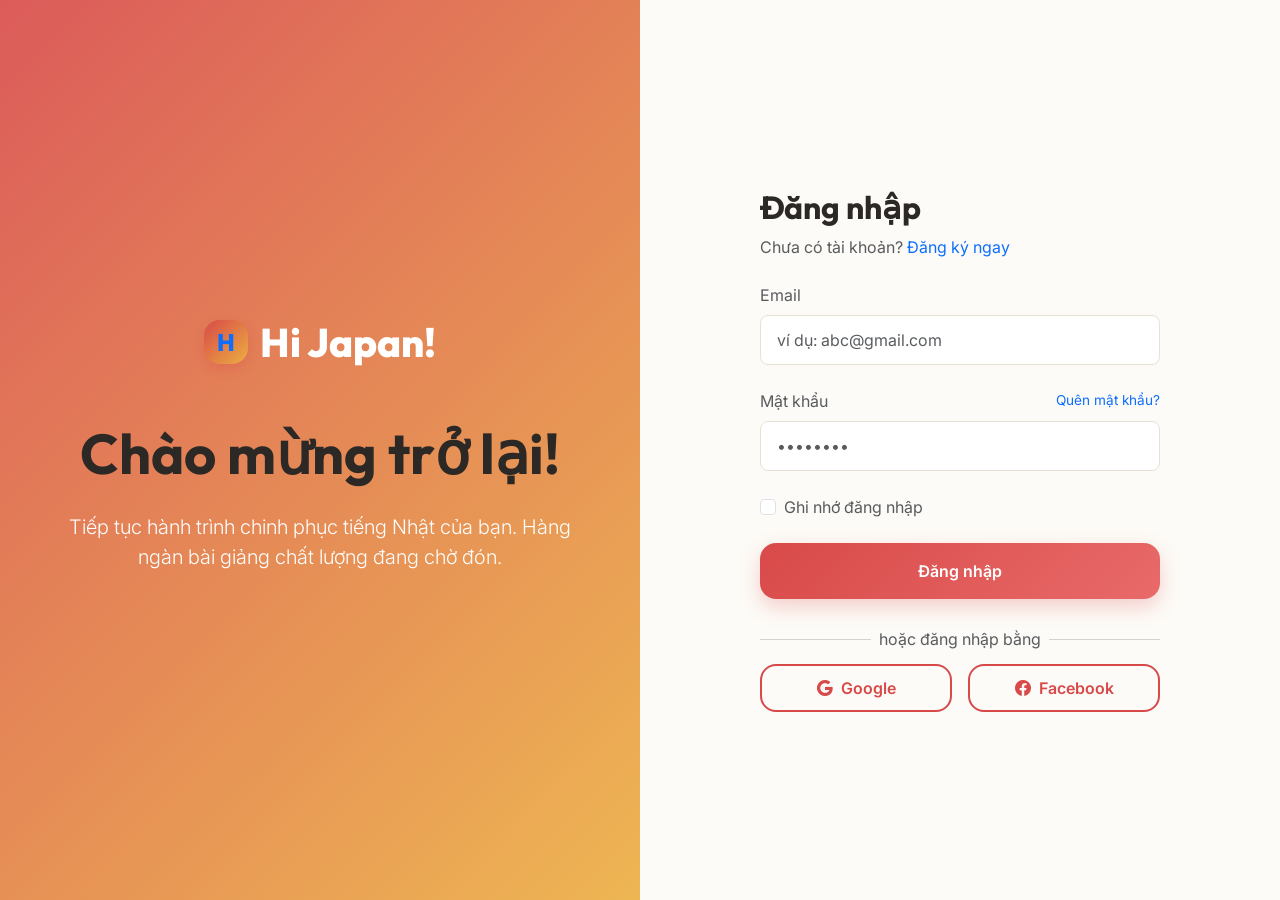
<file: login.html>
<!DOCTYPE html>
<html lang="en">
<head>
    <meta charset="UTF-8">
    <meta name="viewport" content="width=device-width, initial-scale=1.0">
    <title>Đăng nhập - Hi Japan!</title>
    <link href="https://cdn.jsdelivr.net/npm/bootstrap@5.3.2/dist/css/bootstrap.min.css" rel="stylesheet">
    <link href="https://fonts.googleapis.com/css2?family=Outfit:wght@400;500;600;700;800&family=Inter:wght@400;500;600&display=swap" rel="stylesheet">
    <link rel="stylesheet" href="https://cdn.jsdelivr.net/npm/bootstrap-icons@1.11.1/font/bootstrap-icons.css">
    <link rel="stylesheet" href="assets/css/style.css">
    <style>
        .auth-container {
            min-height: 100vh;
            display: flex;
        }
        .auth-left {
            flex: 1;
            background: linear-gradient(135deg, rgba(216, 74, 73, 0.9), rgba(236, 174, 65, 0.9)), url('https://images.unsplash.com/photo-1493976040374-85c8e12f0c0e?q=80&w=2070&auto=format&fit=crop');
            background-size: cover;
            background-position: center;
            display: flex;
            align-items: center;
            justify-content: center;
            color: white;
            padding: 48px;
        }
        .auth-right {
            flex: 1;
            display: flex;
            align-items: center;
            justify-content: center;
            padding: 48px;
            background: var(--color-bg);
        }
        .auth-form-wrapper {
            max-width: 400px;
            width: 100%;
        }
        .form-control-custom {
            background: white;
            border: 1px solid var(--color-border);
            border-radius: var(--radius-sm);
            padding: 12px 16px;
            transition: all 0.3s ease;
        }
        .form-control-custom:focus {
            border-color: var(--color-primary);
            box-shadow: 0 0 0 3px rgba(216, 74, 73, 0.1);
            outline: none;
        }
        @media (max-width: 768px) {
            .auth-left {
                display: none;
            }
        }
    </style>
</head>
<body>

    <div class="auth-container">
        <!-- Banner Side -->
        <div class="auth-left">
            <div class="text-center fade-in-up">
                <a href="index.html" class="brand-logo text-white justify-content-center mb-5" style="font-size: 2.5rem;">
                    <div class="brand-icon bg-white text-primary">H</div>
                    Hi Japan!
                </a>
                <h1 class="display-4 fw-bold mb-4">Chào mừng trở lại!</h1>
                <p class="lead">Tiếp tục hành trình chinh phục tiếng Nhật của bạn. Hàng ngàn bài giảng chất lượng đang chờ đón.</p>
            </div>
        </div>

        <!-- Form Side -->
        <div class="auth-right">
            <div class="auth-form-wrapper fade-in-up" style="animation-delay: 0.2s;">
                <h2 class="fw-bold mb-2">Đăng nhập</h2>
                <p class="text-muted mb-4">Chưa có tài khoản? <a href="register.html" class="text-primary fw-600 text-decoration-none">Đăng ký ngay</a></p>

                <form action="dashboard.html">
                    <div class="mb-4">
                        <label class="form-label text-muted fw-500">Email</label>
                        <input type="email" class="form-control form-control-custom w-100" placeholder="ví dụ: abc@gmail.com" required>
                    </div>
                    <div class="mb-4">
                        <div class="d-flex justify-content-between align-items-center">
                            <label class="form-label text-muted fw-500 mb-0">Mật khẩu</label>
                            <a href="#" class="text-primary text-decoration-none" style="font-size: 0.85rem;">Quên mật khẩu?</a>
                        </div>
                        <input type="password" class="form-control form-control-custom w-100 mt-2" placeholder="••••••••" required>
                    </div>
                    <div class="mb-4 form-check">
                        <input type="checkbox" class="form-check-input" id="rememberMe">
                        <label class="form-check-label text-muted" for="rememberMe">Ghi nhớ đăng nhập</label>
                    </div>
                    
                    <button type="submit" class="btn btn-primary-warm w-100 py-3 mb-4" style="border-radius: var(--radius-md);">Đăng nhập</button>

                    <div class="position-relative mb-4 text-center">
                        <hr class="text-muted">
                        <span class="bg-bg position-absolute px-2 text-muted" style="top: 50%; left: 50%; transform: translate(-50%, -50%); background: var(--color-bg);">hoặc đăng nhập bằng</span>
                    </div>

                    <div class="d-flex gap-3">
                        <button type="button" class="btn btn-outline-warm flex-1 w-100 d-flex align-items-center justify-content-center gap-2" style="border-radius: var(--radius-md);">
                            <i class="bi bi-google"></i> Google
                        </button>
                        <button type="button" class="btn btn-outline-warm flex-1 w-100 d-flex align-items-center justify-content-center gap-2" style="border-radius: var(--radius-md);">
                            <i class="bi bi-facebook"></i> Facebook
                        </button>
                    </div>
                </form>
            </div>
        </div>
    </div>

</body>
</html>
</file>
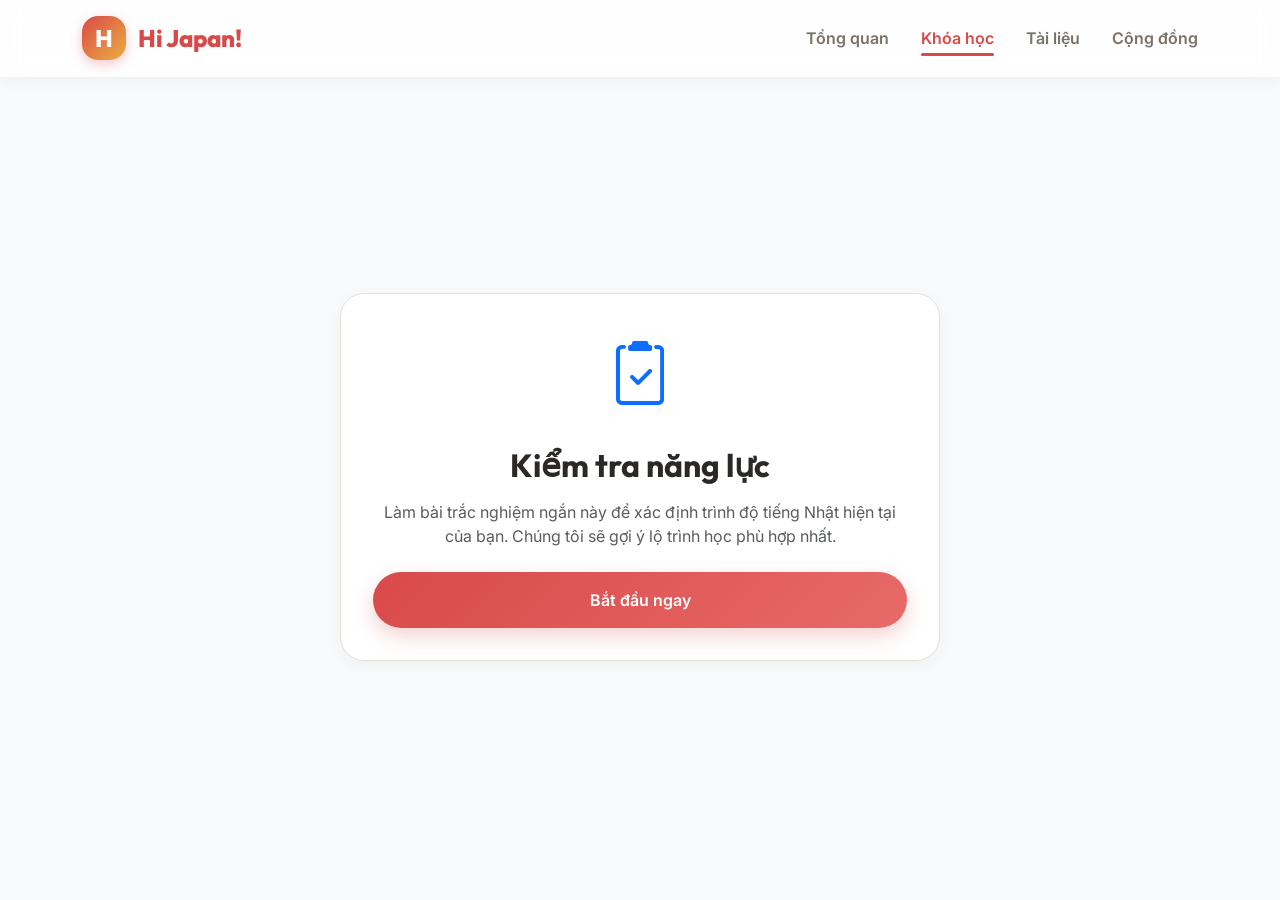
<file: placement-test.html>
<!DOCTYPE html>
<html lang="en">
<head>
    <meta charset="UTF-8">
    <meta name="viewport" content="width=device-width, initial-scale=1.0">
    <title>Kiểm tra năng lực - Hi Japan!</title>
    <link href="https://cdn.jsdelivr.net/npm/bootstrap@5.3.2/dist/css/bootstrap.min.css" rel="stylesheet">
    <link href="https://fonts.googleapis.com/css2?family=Outfit:wght@400;500;600;700;800&family=Inter:wght@400;500;600&display=swap" rel="stylesheet">
    <link rel="stylesheet" href="https://cdn.jsdelivr.net/npm/bootstrap-icons@1.11.1/font/bootstrap-icons.css">
    <link rel="stylesheet" href="assets/css/style.css">
</head>
<body class="bg-light">

    <!-- Premium Navbar -->
    <nav class="navbar-premium">
        <div class="container d-flex justify-content-between align-items-center">
            <a href="index.html" class="brand-logo">
                <div class="brand-icon">H</div>
                Hi Japan!
            </a>
            <ul class="nav-links d-none d-md-flex">
                <li><a href="dashboard.html" class="nav-link-item">Tổng quan</a></li>
                <li><a href="hoc-tap/index.html" class="nav-link-item active">Khóa học</a></li>
                <li><a href="tai-lieu/index.html" class="nav-link-item">Tài liệu</a></li>
                <li><a href="blog/index.html" class="nav-link-item">Cộng đồng</a></li>
            </ul>
        </div>
    </nav>

    <main class="page-container d-flex align-items-center justify-content-center" style="min-height: calc(100vh - 100px);">
        <div class="card-premium text-center w-100 fade-in-up" style="max-width: 600px;">
            <div id="test-intro">
                <i class="bi bi-clipboard2-check text-primary mb-4 d-inline-block" style="font-size: 4rem;"></i>
                <h2 class="mb-3">Kiểm tra năng lực</h2>
                <p class="text-muted mb-4">Làm bài trắc nghiệm ngắn này để xác định trình độ tiếng Nhật hiện tại của bạn. Chúng tôi sẽ gợi ý lộ trình học phù hợp nhất.</p>
                <button class="btn btn-primary-warm w-100 py-3" onclick="startTest()">Bắt đầu ngay</button>
            </div>

            <div id="test-active" class="d-none text-start">
                <div class="progress mb-4" style="height: 10px; border-radius: var(--radius-full);">
                    <div id="test-progress" class="progress-bar bg-primary" role="progressbar" style="width: 0%"></div>
                </div>
                <h4 id="question-text" class="mb-4">Question goes here</h4>
                <div class="d-grid gap-3" id="options-container">
                    <!-- Options injected via JS -->
                </div>
            </div>

            <div id="test-result" class="d-none">
                <i class="bi bi-trophy text-warning mb-4 d-inline-block" style="font-size: 4rem;"></i>
                <h2 class="mb-3">Hoàn thành!</h2>
                <p class="text-muted mb-2">Dựa vào kết quả bài làm, trình độ đề xuất của bạn là:</p>
                <h1 class="display-1 text-primary fw-bold mb-4" id="result-level">N5</h1>
                <p class="mb-4">Bạn có thể bắt đầu học các khóa học phù hợp với trình độ này.</p>
                <a href="hoc-tap/index.html" class="btn btn-primary-warm w-100 py-3">Đi đến khóa học</a>
            </div>
        </div>
    </main>

    <script src="https://cdn.jsdelivr.net/npm/bootstrap@5.3.2/dist/js/bootstrap.bundle.min.js"></script>
    <script src="assets/js/main.js"></script>
    <script>
        const questions = [
            { q: "Từ 'Watashi' có nghĩa là gì?", options: ["Bạn", "Anh ấy", "Tôi", "Họ"], correct: 2 },
            { q: "Trợ từ nào đánh dấu chủ đề của câu?", options: ["Ga", "Wa", "O", "Ni"], correct: 1 },
            { q: "Dịch: 'Arigatou gozaimasu'", options: ["Xin chào", "Tạm biệt", "Cảm ơn", "Xin lỗi"], correct: 2 },
            { q: "Kanji của chữ 'Thủy' (Nước) là gì?", options: ["木", "火", "土", "水"], correct: 3 },
            { q: "Đọc chữ hiragana sau: さ", options: ["Shi", "Sa", "Chi", "Ki"], correct: 1 }
        ];

        let currentQuestion = 0;
        let score = 0;

        function startTest() {
            document.getElementById('test-intro').classList.add('d-none');
            document.getElementById('test-active').classList.remove('d-none');
            showQuestion();
        }

        function showQuestion() {
            const q = questions[currentQuestion];
            document.getElementById('question-text').innerText = q.q;
            document.getElementById('test-progress').style.width = `${(currentQuestion / questions.length) * 100}%`;
            
            const container = document.getElementById('options-container');
            container.innerHTML = '';
            
            q.options.forEach((opt, index) => {
                const btn = document.createElement('button');
                btn.className = 'btn btn-outline-warm py-3 text-start px-4';
                btn.style.borderRadius = '12px';
                btn.innerText = opt;
                btn.onclick = () => answerQuestion(index);
                container.appendChild(btn);
            });
        }

        function answerQuestion(index) {
            if (index === questions[currentQuestion].correct) {
                score++;
            }
            currentQuestion++;
            
            if (currentQuestion < questions.length) {
                showQuestion();
            } else {
                finishTest();
            }
        }

        function finishTest() {
            document.getElementById('test-active').classList.add('d-none');
            document.getElementById('test-result').classList.remove('d-none');
            
            let level = 'N5';
            if (score === 5) level = 'N3';
            else if (score >= 3) level = 'N4';
            
            document.getElementById('result-level').innerText = level;
        }
    </script>
</body>
</html>
</file>
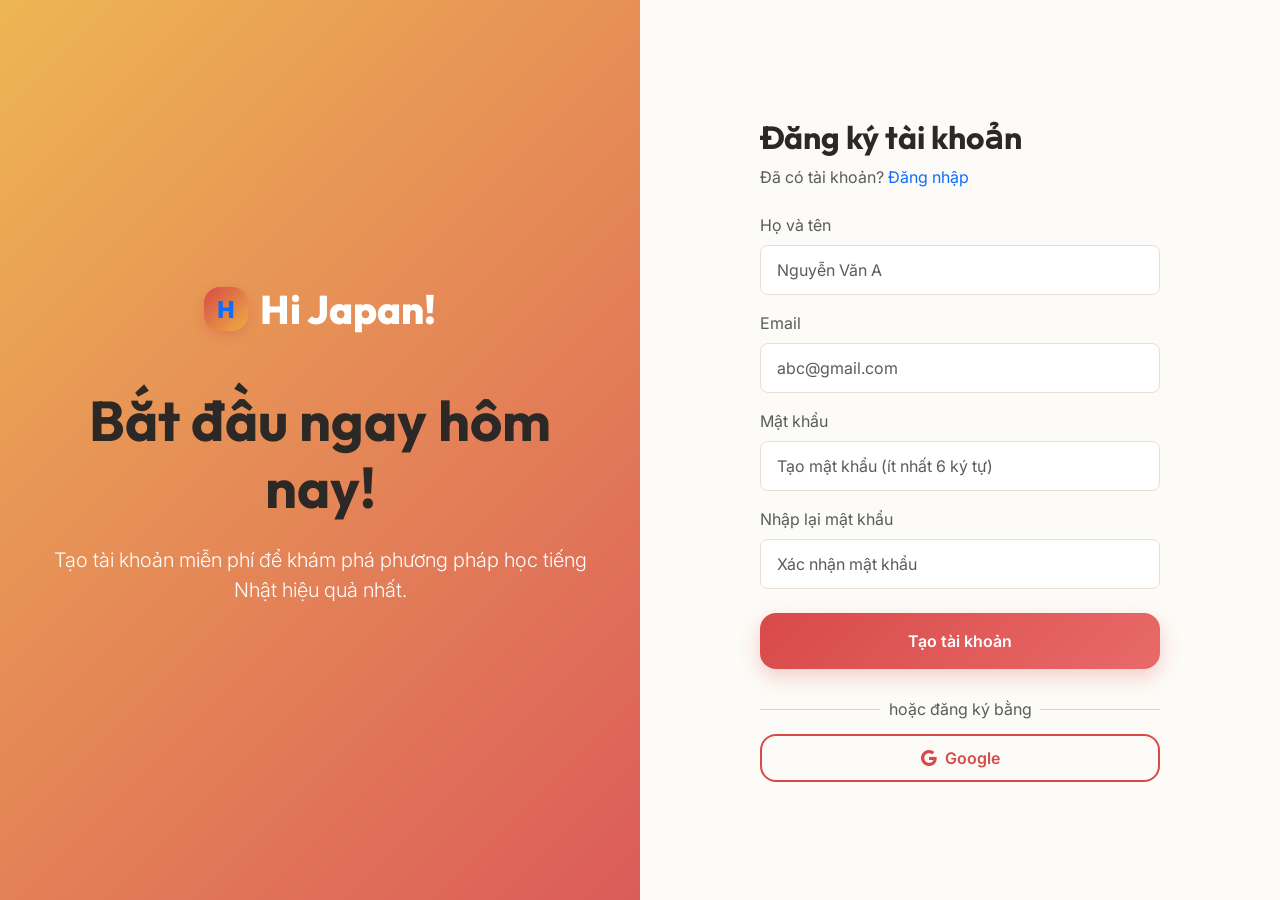
<file: register.html>
<!DOCTYPE html>
<html lang="en">
<head>
    <meta charset="UTF-8">
    <meta name="viewport" content="width=device-width, initial-scale=1.0">
    <title>Đăng ký - Hi Japan!</title>
    <link href="https://cdn.jsdelivr.net/npm/bootstrap@5.3.2/dist/css/bootstrap.min.css" rel="stylesheet">
    <link href="https://fonts.googleapis.com/css2?family=Outfit:wght@400;500;600;700;800&family=Inter:wght@400;500;600&display=swap" rel="stylesheet">
    <link rel="stylesheet" href="https://cdn.jsdelivr.net/npm/bootstrap-icons@1.11.1/font/bootstrap-icons.css">
    <link rel="stylesheet" href="assets/css/style.css">
    <style>
        .auth-container {
            min-height: 100vh;
            display: flex;
        }
        .auth-left {
            flex: 1;
            background: linear-gradient(135deg, rgba(236, 174, 65, 0.9), rgba(216, 74, 73, 0.9)), url('https://images.unsplash.com/photo-1528164344705-47542687000d?q=80&w=2092&auto=format&fit=crop');
            background-size: cover;
            background-position: center;
            display: flex;
            align-items: center;
            justify-content: center;
            color: white;
            padding: 48px;
        }
        .auth-right {
            flex: 1;
            display: flex;
            align-items: center;
            justify-content: center;
            padding: 48px;
            background: var(--color-bg);
            overflow-y: auto;
        }
        .auth-form-wrapper {
            max-width: 400px;
            width: 100%;
        }
        .form-control-custom {
            background: white;
            border: 1px solid var(--color-border);
            border-radius: var(--radius-sm);
            padding: 12px 16px;
            transition: all 0.3s ease;
        }
        .form-control-custom:focus {
            border-color: var(--color-primary);
            box-shadow: 0 0 0 3px rgba(216, 74, 73, 0.1);
            outline: none;
        }
        @media (max-width: 768px) {
            .auth-left {
                display: none;
            }
        }
    </style>
</head>
<body>

    <div class="auth-container">
        <!-- Banner Side -->
        <div class="auth-left">
            <div class="text-center fade-in-up">
                <a href="index.html" class="brand-logo text-white justify-content-center mb-5" style="font-size: 2.5rem;">
                    <div class="brand-icon bg-white text-primary">H</div>
                    Hi Japan!
                </a>
                <h1 class="display-4 fw-bold mb-4">Bắt đầu ngay hôm nay!</h1>
                <p class="lead">Tạo tài khoản miễn phí để khám phá phương pháp học tiếng Nhật hiệu quả nhất.</p>
            </div>
        </div>

        <!-- Form Side -->
        <div class="auth-right">
            <div class="auth-form-wrapper fade-in-up" style="animation-delay: 0.2s;">
                <h2 class="fw-bold mb-2">Đăng ký tài khoản</h2>
                <p class="text-muted mb-4">Đã có tài khoản? <a href="login.html" class="text-primary fw-600 text-decoration-none">Đăng nhập</a></p>

                <form action="dashboard.html">
                    <div class="mb-3">
                        <label class="form-label text-muted fw-500">Họ và tên</label>
                        <input type="text" class="form-control form-control-custom w-100" placeholder="Nguyễn Văn A" required>
                    </div>
                    <div class="mb-3">
                        <label class="form-label text-muted fw-500">Email</label>
                        <input type="email" class="form-control form-control-custom w-100" placeholder="abc@gmail.com" required>
                    </div>
                    <div class="mb-3">
                        <label class="form-label text-muted fw-500 mb-0">Mật khẩu</label>
                        <input type="password" class="form-control form-control-custom w-100 mt-2" placeholder="Tạo mật khẩu (ít nhất 6 ký tự)" required minlength="6">
                    </div>
                    <div class="mb-4">
                        <label class="form-label text-muted fw-500 mb-0">Nhập lại mật khẩu</label>
                        <input type="password" class="form-control form-control-custom w-100 mt-2" placeholder="Xác nhận mật khẩu" required minlength="6">
                    </div>
                    
                    <button type="submit" class="btn btn-primary-warm w-100 py-3 mb-4" style="border-radius: var(--radius-md);">Tạo tài khoản</button>

                    <div class="position-relative mb-4 text-center">
                        <hr class="text-muted">
                        <span class="bg-bg position-absolute px-2 text-muted" style="top: 50%; left: 50%; transform: translate(-50%, -50%); background: var(--color-bg);">hoặc đăng ký bằng</span>
                    </div>

                    <div class="d-flex gap-3">
                        <button type="button" class="btn btn-outline-warm flex-1 w-100 d-flex align-items-center justify-content-center gap-2" style="border-radius: var(--radius-md);">
                            <i class="bi bi-google"></i> Google
                        </button>
                    </div>
                </form>
            </div>
        </div>
    </div>

</body>
</html>
</file>
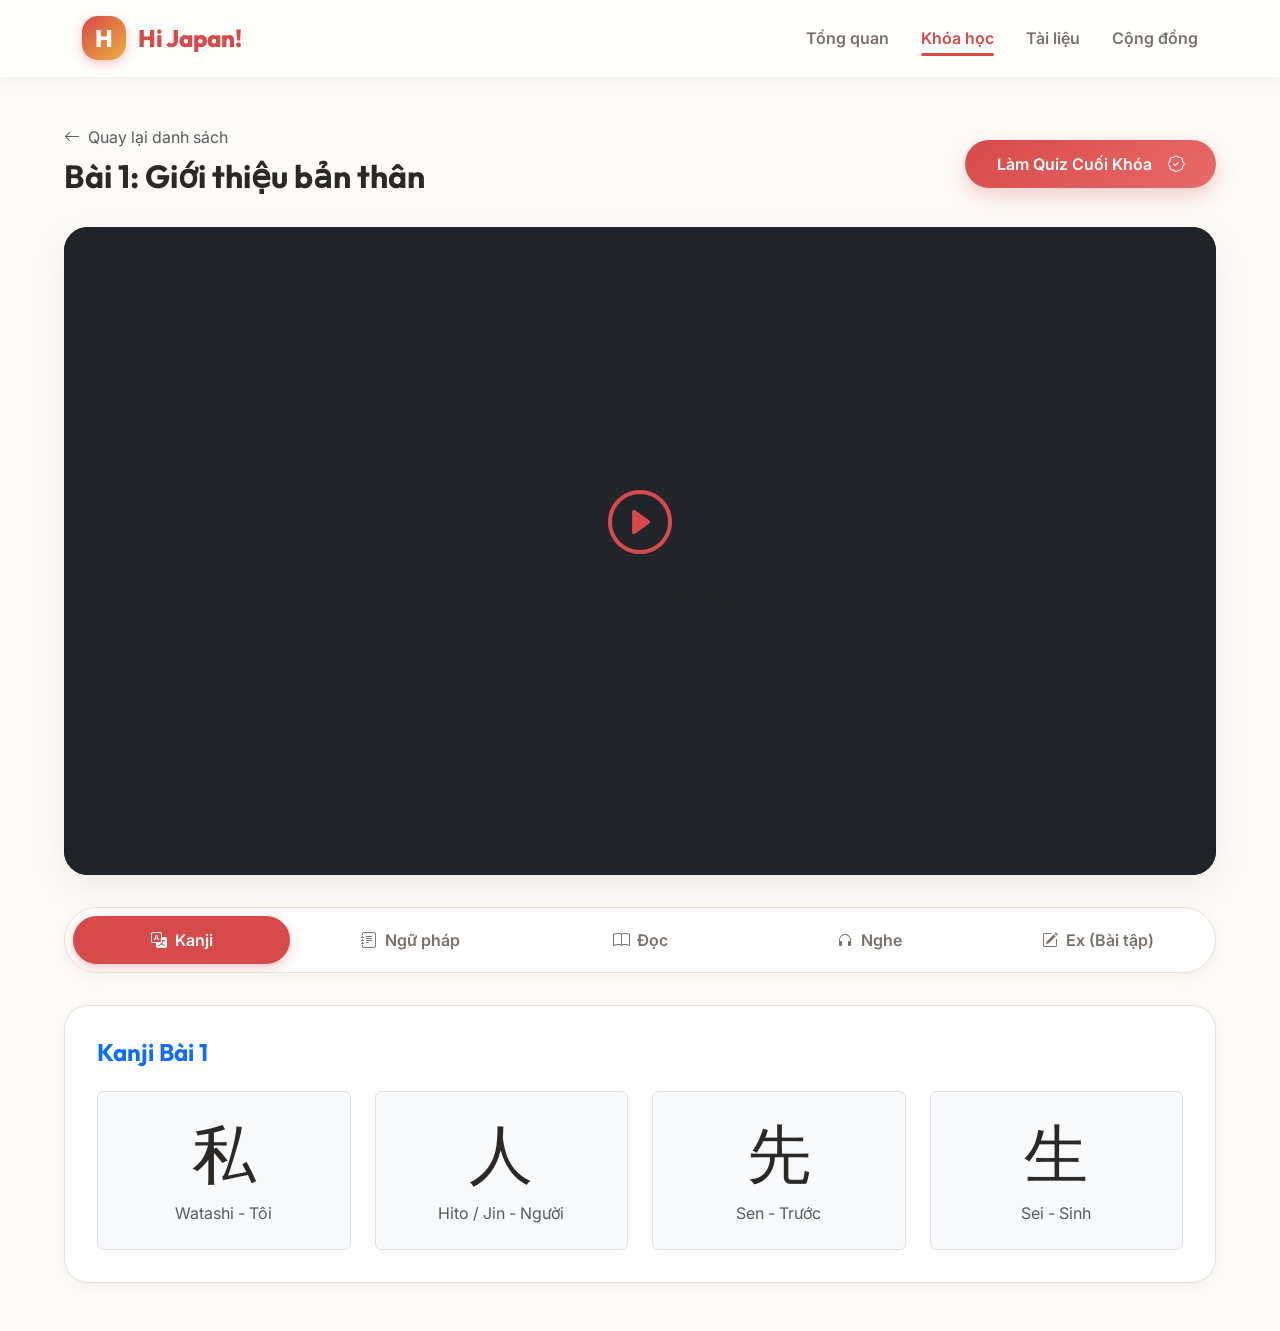
<file: hoc-tap/course.html>
<!DOCTYPE html>
<html lang="en">
<head>
    <meta charset="UTF-8">
    <meta name="viewport" content="width=device-width, initial-scale=1.0">
    <title>Học Bài - Hi Japan!</title>
    <link href="https://cdn.jsdelivr.net/npm/bootstrap@5.3.2/dist/css/bootstrap.min.css" rel="stylesheet">
    <link href="https://fonts.googleapis.com/css2?family=Outfit:wght@400;500;600;700;800&family=Inter:wght@400;500;600&display=swap" rel="stylesheet">
    <!-- Bootstrap Icons -->
    <link rel="stylesheet" href="https://cdn.jsdelivr.net/npm/bootstrap-icons@1.11.1/font/bootstrap-icons.css">
    <link rel="stylesheet" href="../assets/css/style.css">
</head>
<body>

    <!-- Premium Navbar -->
    <nav class="navbar-premium">
        <div class="container d-flex justify-content-between align-items-center">
            <a href="../index.html" class="brand-logo">
                <div class="brand-icon">H</div>
                Hi Japan!
            </a>
            <ul class="nav-links d-none d-md-flex">
                <li><a href="../dashboard.html" class="nav-link-item">Tổng quan</a></li>
                <li><a href="index.html" class="nav-link-item active">Khóa học</a></li>
                <li><a href="../tai-lieu/index.html" class="nav-link-item">Tài liệu</a></li>
                <li><a href="../blog/index.html" class="nav-link-item">Cộng đồng</a></li>
            </ul>
        </div>
    </nav>

    <main class="page-container">
        
        <div class="d-flex justify-content-between align-items-center mb-4 fade-in-up">
            <div>
                <a href="course-detail.html" class="text-muted text-decoration-none mb-2 d-inline-block"><i class="bi bi-arrow-left me-2"></i>Quay lại danh sách</a>
                <h2>Bài 1: Giới thiệu bản thân</h2>
            </div>
            <a href="quiz.html" class="btn btn-primary-warm">Làm Quiz Cuối Khóa <i class="bi bi-patch-check ms-2"></i></a>
        </div>

        <!-- Video Section -->
        <div class="video-container fade-in-up" style="animation-delay: 0.1s;">
            <!-- Placeholder for actual video iframe -->
            <div class="w-100 h-100 d-flex align-items-center justify-content-center bg-dark text-white" style="position: absolute; top:0; left:0;">
                <div class="text-center">
                    <i class="bi bi-play-circle" style="font-size: 4rem; color: var(--color-primary); cursor: pointer;"></i>
                    <p class="mt-3 text-muted">Video bài giảng: Nhấn để phát</p>
                </div>
            </div>
        </div>

        <!-- Sub Tabs -->
        <div class="fade-in-up" style="animation-delay: 0.2s;">
            <div class="premium-tabs">
                <div class="premium-tab active" data-target="tab-kanji"><i class="bi bi-translate me-2"></i>Kanji</div>
                <div class="premium-tab" data-target="tab-grammar"><i class="bi bi-journal-text me-2"></i>Ngữ pháp</div>
                <div class="premium-tab" data-target="tab-reading"><i class="bi bi-book me-2"></i>Đọc</div>
                <div class="premium-tab" data-target="tab-listening"><i class="bi bi-headphones me-2"></i>Nghe</div>
                <div class="premium-tab" data-target="tab-exercise"><i class="bi bi-pencil-square me-2"></i>Ex (Bài tập)</div>
            </div>

            <!-- Tab Contents -->
            <div class="card-premium">
                <!-- Kanji Content -->
                <div id="tab-kanji" class="tab-content-panel active">
                    <h4 class="mb-4 text-primary">Kanji Bài 1</h4>
                    <div class="row g-4">
                        <div class="col-md-3">
                            <div class="p-4 border rounded text-center bg-light">
                                <h1 class="display-3 mb-0">私</h1>
                                <p class="text-muted mt-2 mb-0">Watashi - Tôi</p>
                            </div>
                        </div>
                        <div class="col-md-3">
                            <div class="p-4 border rounded text-center bg-light">
                                <h1 class="display-3 mb-0">人</h1>
                                <p class="text-muted mt-2 mb-0">Hito / Jin - Người</p>
                            </div>
                        </div>
                        <div class="col-md-3">
                            <div class="p-4 border rounded text-center bg-light">
                                <h1 class="display-3 mb-0">先</h1>
                                <p class="text-muted mt-2 mb-0">Sen - Trước</p>
                            </div>
                        </div>
                        <div class="col-md-3">
                            <div class="p-4 border rounded text-center bg-light">
                                <h1 class="display-3 mb-0">生</h1>
                                <p class="text-muted mt-2 mb-0">Sei - Sinh</p>
                            </div>
                        </div>
                    </div>
                </div>

                <!-- Grammar Content -->
                <div id="tab-grammar" class="tab-content-panel">
                    <h4 class="mb-4 text-primary">Ngữ pháp Bài 1</h4>
                    <div class="list-group list-group-flush">
                        <div class="list-group-item px-0 py-3 border-bottom">
                            <h5 class="mb-2">1. N1 は N2 です</h5>
                            <p class="text-muted mb-0">N1 là N2. Dùng để khẳng định.</p>
                            <div class="bg-light p-3 rounded mt-2">
                                <strong>Ví dụ:</strong> わたしは がくせいです。(Tôi là học sinh)
                            </div>
                        </div>
                        <div class="list-group-item px-0 py-3">
                            <h5 class="mb-2">2. N1 は N2 じゃありません</h5>
                            <p class="text-muted mb-0">N1 không phải là N2. Dùng để phủ định.</p>
                            <div class="bg-light p-3 rounded mt-2">
                                <strong>Ví dụ:</strong> わたしは せんせい じゃありません。(Tôi không phải là giáo viên)
                            </div>
                        </div>
                    </div>
                </div>

                <!-- Reading Content -->
                <div id="tab-reading" class="tab-content-panel">
                    <h4 class="mb-4 text-primary">Đọc hiểu Bài 1</h4>
                    <div class="bg-light p-4 rounded mb-4">
                        <p class="lead mb-4" style="line-height: 2;">
                            はじめまして。<br>
                            わたしは マイク・ミラーです。<br>
                            アメリカから きました。<br>
                            どうぞ よろしく。
                        </p>
                    </div>
                    <h5>Câu hỏi:</h5>
                    <div class="form-check mt-3">
                        <input class="form-check-input" type="radio" name="readingQ1" id="q1a">
                        <label class="form-check-label" for="q1a">1. Miller đến từ nước Anh</label>
                    </div>
                    <div class="form-check">
                        <input class="form-check-input" type="radio" name="readingQ1" id="q1b">
                        <label class="form-check-label" for="q1b">2. Miller đến từ Mỹ</label>
                    </div>
                </div>

                <!-- Listening Content -->
                <div id="tab-listening" class="tab-content-panel">
                    <h4 class="mb-4 text-primary">Nghe hiểu Bài 1</h4>
                    <div class="d-flex align-items-center gap-3 bg-light p-3 rounded mb-4">
                        <button class="btn btn-primary-warm rounded-circle p-0" style="width: 48px; height: 48px;"><i class="bi bi-play-fill fs-4"></i></button>
                        <div class="flex-grow-1">
                            <div class="progress" style="height: 6px;">
                                <div class="progress-bar bg-primary" style="width: 30%"></div>
                            </div>
                            <div class="d-flex justify-content-between mt-1">
                                <small class="text-muted">0:12</small>
                                <small class="text-muted">1:45</small>
                            </div>
                        </div>
                    </div>
                    <p class="text-muted">Hãy nghe đoạn hội thoại và chọn đáp án đúng.</p>
                </div>

                <!-- Exercise Content -->
                <div id="tab-exercise" class="tab-content-panel">
                    <h4 class="mb-4 text-primary">Bài tập vận dụng (Ex)</h4>
                    <p class="text-muted mb-4">Hoàn thành các bài tập dưới đây để củng cố kiến thức bài 1.</p>
                    
                    <div class="card mb-3 border-0 bg-light">
                        <div class="card-body p-4">
                            <h6 class="mb-3">Bài 1: Điền trợ từ thích hợp vào chỗ trống</h6>
                            <p class="mb-2">1. わたし (...) マイク・ミラーです。</p>
                            <input type="text" class="form-control mb-3 w-25" placeholder="Nhập trợ từ">
                            
                            <p class="mb-2">2. サントスさん (...) がくせい じゃありません。</p>
                            <input type="text" class="form-control mb-3 w-25" placeholder="Nhập trợ từ">
                        </div>
                    </div>
                    
                    <button class="btn btn-primary-warm mt-2">Nộp bài tập</button>
                </div>

            </div>
        </div>
    </main>

    <!-- Bootstrap JS -->
    <script src="https://cdn.jsdelivr.net/npm/bootstrap@5.3.2/dist/js/bootstrap.bundle.min.js"></script>
    <script src="../assets/js/main.js"></script>
</body>
</html>
</file>
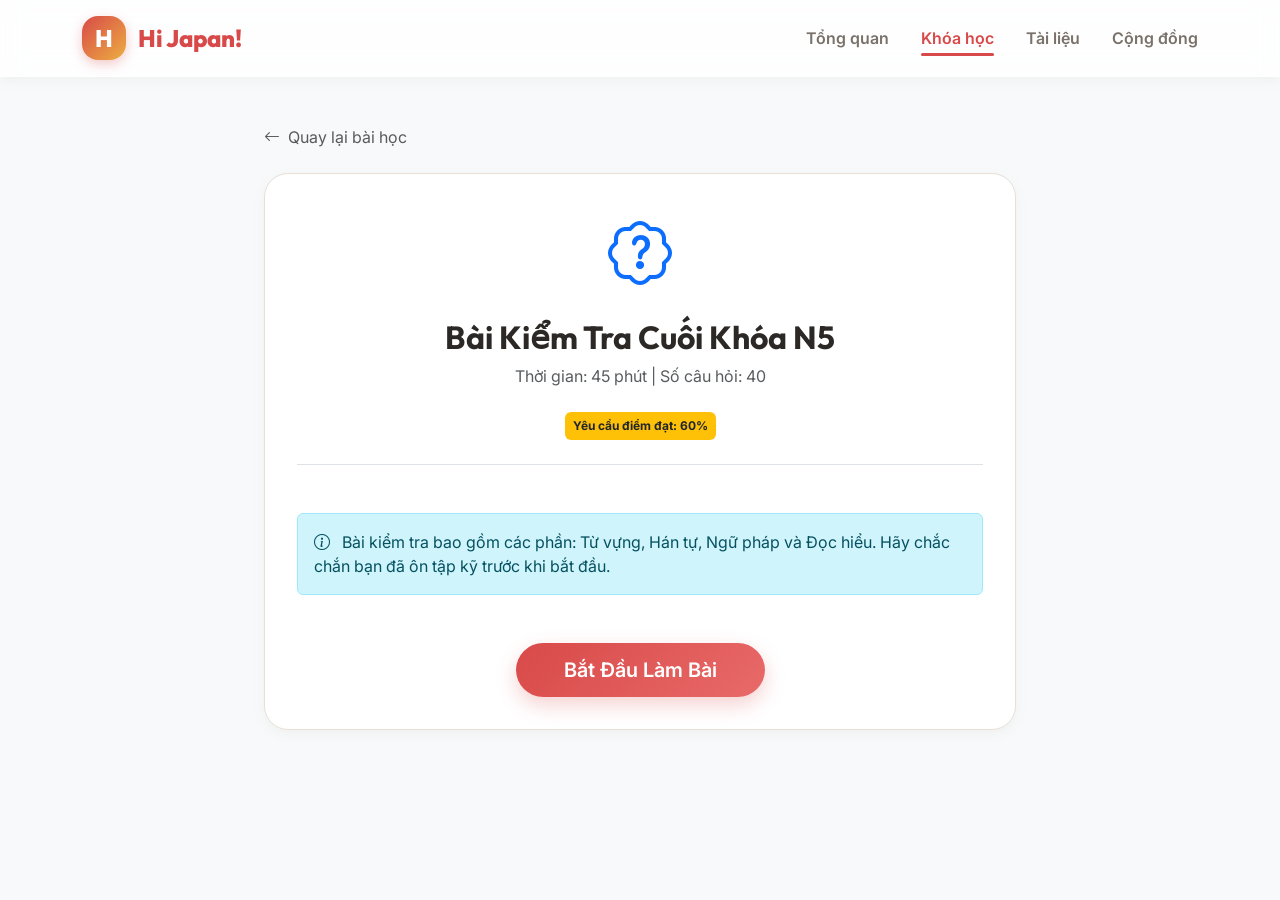
<file: hoc-tap/quiz.html>
<!DOCTYPE html>
<html lang="en">
<head>
    <meta charset="UTF-8">
    <meta name="viewport" content="width=device-width, initial-scale=1.0">
    <title>Quiz Cuối Khóa - Hi Japan!</title>
    <link href="https://cdn.jsdelivr.net/npm/bootstrap@5.3.2/dist/css/bootstrap.min.css" rel="stylesheet">
    <link href="https://fonts.googleapis.com/css2?family=Outfit:wght@400;500;600;700;800&family=Inter:wght@400;500;600&display=swap" rel="stylesheet">
    <link rel="stylesheet" href="https://cdn.jsdelivr.net/npm/bootstrap-icons@1.11.1/font/bootstrap-icons.css">
    <link rel="stylesheet" href="../assets/css/style.css">
</head>
<body class="bg-light">

    <!-- Premium Navbar -->
    <nav class="navbar-premium">
        <div class="container d-flex justify-content-between align-items-center">
            <a href="../index.html" class="brand-logo">
                <div class="brand-icon">H</div>
                Hi Japan!
            </a>
            <ul class="nav-links d-none d-md-flex">
                <li><a href="../dashboard.html" class="nav-link-item">Tổng quan</a></li>
                <li><a href="index.html" class="nav-link-item active">Khóa học</a></li>
                <li><a href="../tai-lieu/index.html" class="nav-link-item">Tài liệu</a></li>
                <li><a href="../blog/index.html" class="nav-link-item">Cộng đồng</a></li>
            </ul>
        </div>
    </nav>

    <main class="page-container" style="max-width: 800px;">
        
        <div class="mb-4">
            <a href="course.html" class="text-muted text-decoration-none"><i class="bi bi-arrow-left me-2"></i>Quay lại bài học</a>
        </div>

        <div class="card-premium fade-in-up">
            <div class="text-center mb-5 border-bottom pb-4">
                <i class="bi bi-patch-question text-primary mb-3 d-inline-block" style="font-size: 4rem;"></i>
                <h2>Bài Kiểm Tra Cuối Khóa N5</h2>
                <p class="text-muted">Thời gian: 45 phút | Số câu hỏi: 40</p>
                <div class="badge bg-warning text-dark mt-2 p-2">Yêu cầu điểm đạt: 60%</div>
            </div>

            <div class="quiz-content">
                <div class="alert alert-info mb-4">
                    <i class="bi bi-info-circle me-2"></i> Bài kiểm tra bao gồm các phần: Từ vựng, Hán tự, Ngữ pháp và Đọc hiểu. Hãy chắc chắn bạn đã ôn tập kỹ trước khi bắt đầu.
                </div>

                <div class="text-center mt-5">
                    <button class="btn btn-primary-warm btn-lg px-5">Bắt Đầu Làm Bài</button>
                </div>
            </div>
        </div>

    </main>

    <script src="https://cdn.jsdelivr.net/npm/bootstrap@5.3.2/dist/js/bootstrap.bundle.min.js"></script>
    <script src="../assets/js/main.js"></script>
</body>
</html>
</file>
<file: assets/css/style.css>
/* Global Styles for EZJ Project */
:root {
  /* Premium Warm Palette */
  --color-bg: #FDFBF7; /* Very light warm linen */
  --color-surface: #FFFFFF;
  --color-primary: #D84A49; /* Warm Red/Coral */
  --color-primary-hover: #c43c3b;
  --color-secondary: #EEDCC4;
  --color-text-main: #2C2825;
  --color-text-muted: #7A726A;
  --color-border: #E8E0D5;
  --color-accent: #ECAE41; /* Warm Gold */
  
  /* Typography */
  --font-heading: 'Outfit', 'Playfair Display', sans-serif;
  --font-body: 'Inter', sans-serif;

  /* Roundness */
  --radius-sm: 8px;
  --radius-md: 16px;
  --radius-lg: 24px;
  --radius-full: 9999px;

  /* Elevation (Glassmorphism & Soft Shadows) */
  --shadow-sm: 0 4px 12px rgba(142, 135, 129, 0.08);
  --shadow-md: 0 12px 32px rgba(142, 135, 129, 0.12);
  --shadow-lg: 0 24px 48px rgba(142, 135, 129, 0.16);
  --glass-bg: rgba(255, 255, 255, 0.85);
  --glass-border: 1px solid rgba(255, 255, 255, 0.4);
}

body {
  font-family: var(--font-body);
  background-color: var(--color-bg);
  color: var(--color-text-main);
  margin: 0;
  min-height: 100vh;
  display: flex;
  flex-direction: column;
  -webkit-font-smoothing: antialiased;
}

h1, h2, h3, h4, h5, h6 {
  font-family: var(--font-heading);
  font-weight: 700;
  color: var(--color-text-main);
}

a {
  text-decoration: none;
  color: inherit;
}

/* Premium Navbar */
.navbar-premium {
  background: var(--glass-bg);
  backdrop-filter: blur(12px);
  -webkit-backdrop-filter: blur(12px);
  border-bottom: var(--glass-border);
  box-shadow: var(--shadow-sm);
  padding: 16px 0;
  position: sticky;
  top: 0;
  z-index: 1000;
}

.brand-logo {
  font-family: var(--font-heading);
  font-size: 1.5rem;
  font-weight: 800;
  color: var(--color-primary);
  display: flex;
  align-items: center;
  gap: 12px;
}

.brand-icon {
  background: linear-gradient(135deg, var(--color-primary), var(--color-accent));
  color: white;
  width: 44px;
  height: 44px;
  border-radius: var(--radius-md);
  display: flex;
  align-items: center;
  justify-content: center;
  font-size: 1.5rem;
  box-shadow: 0 4px 12px rgba(216, 74, 73, 0.3);
}

.nav-links {
  display: flex;
  gap: 32px;
  align-items: center;
  margin: 0;
  padding: 0;
  list-style: none;
}

.nav-link-item {
  font-weight: 600;
  color: var(--color-text-muted);
  transition: all 0.3s ease;
  position: relative;
  padding: 8px 0;
}

.nav-link-item:hover, .nav-link-item.active {
  color: var(--color-primary);
}

.nav-link-item::after {
  content: '';
  position: absolute;
  bottom: 0;
  left: 0;
  width: 0;
  height: 3px;
  background-color: var(--color-primary);
  border-radius: var(--radius-full);
  transition: width 0.3s ease;
}

.nav-link-item:hover::after, .nav-link-item.active::after {
  width: 100%;
}

/* Buttons */
.btn-primary-warm {
  background: linear-gradient(135deg, var(--color-primary), #E86A69);
  color: white;
  border: none;
  border-radius: var(--radius-full);
  padding: 12px 32px;
  font-weight: 600;
  box-shadow: 0 8px 20px rgba(216, 74, 73, 0.25);
  transition: all 0.3s ease;
  display: inline-flex;
  align-items: center;
  justify-content: center;
  gap: 8px;
}

.btn-primary-warm:hover {
  transform: translateY(-2px);
  box-shadow: 0 12px 24px rgba(216, 74, 73, 0.35);
  color: white;
}

.btn-outline-warm {
  background-color: transparent;
  color: var(--color-primary);
  border: 2px solid var(--color-primary);
  border-radius: var(--radius-full);
  padding: 10px 28px;
  font-weight: 600;
  transition: all 0.3s ease;
}

.btn-outline-warm:hover {
  background-color: var(--color-primary);
  color: white;
  box-shadow: var(--shadow-md);
}

/* Premium Card */
.card-premium {
  background: var(--color-surface);
  border-radius: var(--radius-lg);
  border: 1px solid var(--color-border);
  box-shadow: var(--shadow-sm);
  padding: 32px;
  transition: all 0.4s cubic-bezier(0.165, 0.84, 0.44, 1);
  position: relative;
  overflow: hidden;
}

.card-premium:hover {
  transform: translateY(-8px);
  box-shadow: var(--shadow-lg);
  border-color: rgba(216, 74, 73, 0.2);
}

/* Course Card Specific */
.course-card {
  padding: 0;
  display: flex;
  flex-direction: column;
}

.course-thumbnail {
  width: 100%;
  height: 200px;
  object-fit: cover;
  border-top-left-radius: var(--radius-lg);
  border-top-right-radius: var(--radius-lg);
}

.course-body {
  padding: 24px;
  display: flex;
  flex-direction: column;
  flex: 1;
}

.teacher-info {
  display: flex;
  align-items: center;
  gap: 12px;
  margin-top: auto;
  padding-top: 16px;
  border-top: 1px dashed var(--color-border);
}

.teacher-avatar {
  width: 40px;
  height: 40px;
  border-radius: 50%;
  object-fit: cover;
  border: 2px solid var(--color-secondary);
}

.teacher-name {
  font-weight: 600;
  font-size: 0.9rem;
  margin: 0;
  color: var(--color-text-main);
}

/* Tabs for Course Page */
.premium-tabs {
  display: flex;
  gap: 12px;
  background: var(--color-surface);
  padding: 8px;
  border-radius: var(--radius-full);
  box-shadow: var(--shadow-sm);
  margin-bottom: 32px;
  border: 1px solid var(--color-border);
  overflow-x: auto;
}

.premium-tab {
  flex: 1;
  text-align: center;
  padding: 12px 24px;
  border-radius: var(--radius-full);
  font-weight: 600;
  color: var(--color-text-muted);
  cursor: pointer;
  transition: all 0.3s ease;
  white-space: nowrap;
}

.premium-tab:hover {
  background: var(--color-bg);
  color: var(--color-text-main);
}

.premium-tab.active {
  background: var(--color-primary);
  color: white;
  box-shadow: 0 4px 12px rgba(216, 74, 73, 0.3);
}

.tab-content-panel {
  display: none;
  animation: fadeIn 0.4s ease forwards;
}

.tab-content-panel.active {
  display: block;
}

@keyframes fadeIn {
  from { opacity: 0; transform: translateY(10px); }
  to { opacity: 1; transform: translateY(0); }
}

/* Video Player Container */
.video-container {
  position: relative;
  width: 100%;
  padding-top: 56.25%; /* 16:9 Aspect Ratio */
  background: #000;
  border-radius: var(--radius-lg);
  overflow: hidden;
  box-shadow: var(--shadow-md);
  margin-bottom: 32px;
}

.video-container iframe,
.video-container video {
  position: absolute;
  top: 0;
  left: 0;
  width: 100%;
  height: 100%;
  border: none;
}

/* Layout helpers */
.page-container {
  max-width: 1200px;
  margin: 0 auto;
  padding: 48px 24px;
  width: 100%;
}

.section-title {
  font-size: 2.5rem;
  margin-bottom: 16px;
  position: relative;
  display: inline-block;
}

.section-subtitle {
  color: var(--color-text-muted);
  font-size: 1.1rem;
  margin-bottom: 48px;
}

/* Animations */
.fade-in-up {
  animation: fadeInUp 0.6s ease forwards;
  opacity: 0;
}

@keyframes fadeInUp {
  from { opacity: 0; transform: translateY(20px); }
  to { opacity: 1; transform: translateY(0); }
}

.hover-primary:hover { color: var(--color-primary) !important; }
.transition { transition: all 0.3s ease; }
</file>
